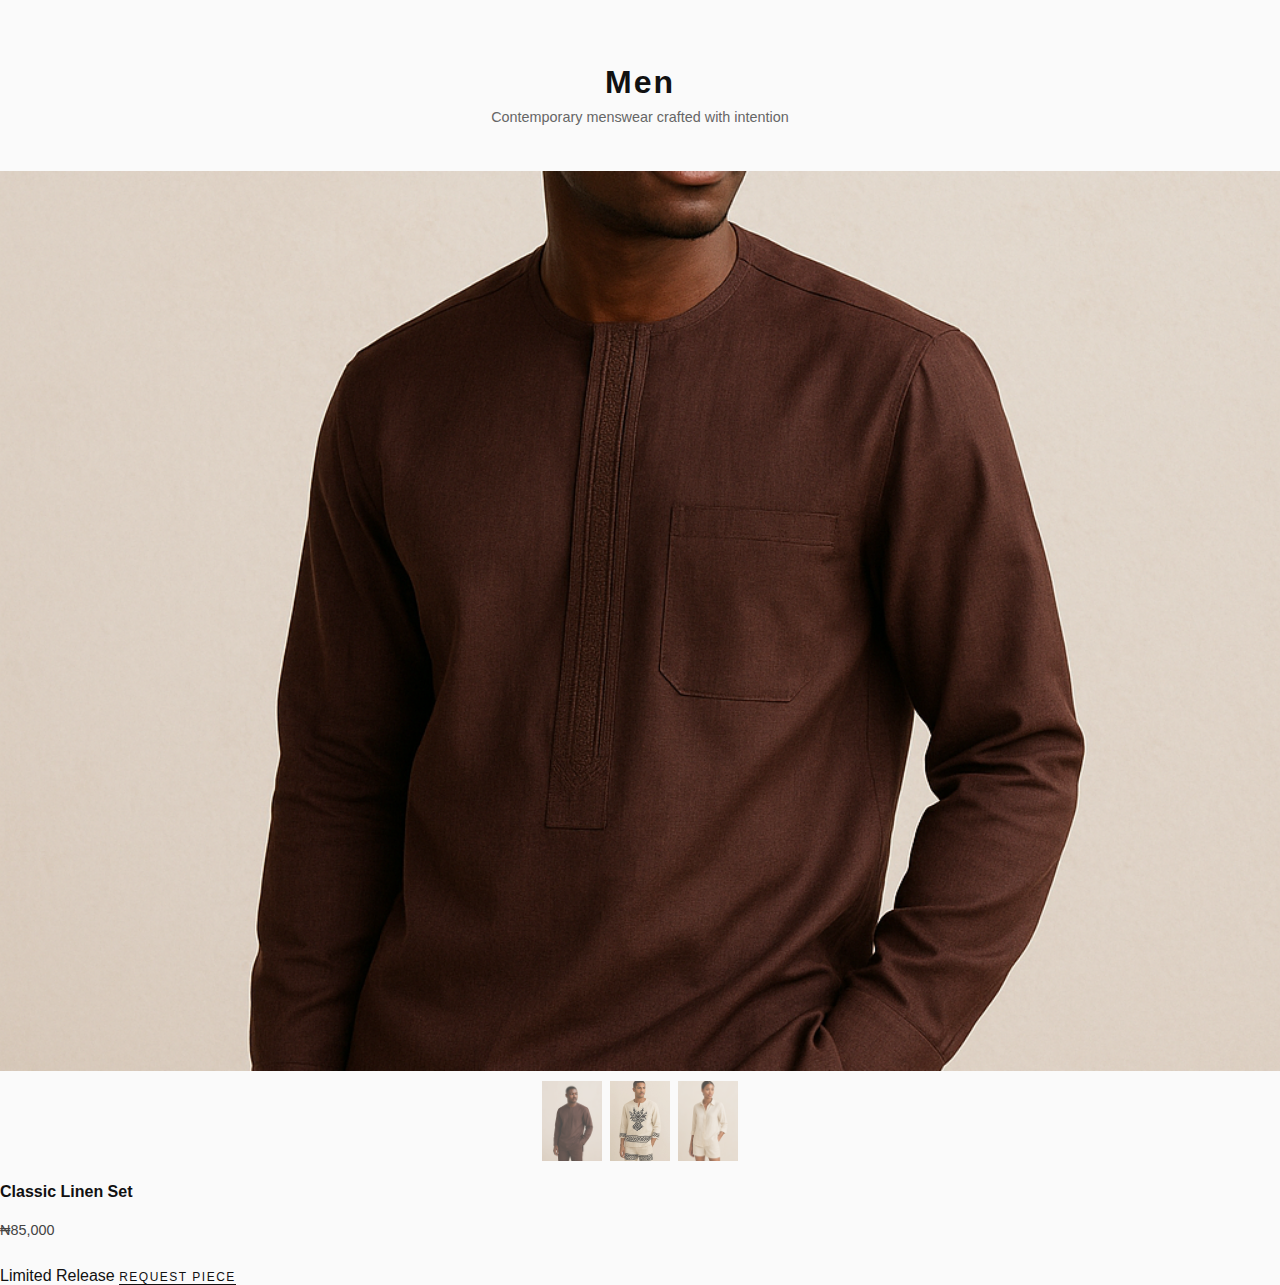
<file: men.html>
<!DOCTYPE html>
<html lang="en">
<head>
  <meta charset="UTF-8">
  <meta name="viewport" content="width=device-width, initial-scale=1">
  <title>Men — BrandName</title>

  <!-- SAME STYLES (NO CHANGES) -->
  <link rel="stylesheet" href="collection.css">
  <link rel="stylesheet" href="modal.css">
  <script src="script.js" defer></script>
</head>

<body>

<header class="collection-header">
  <h1>Men</h1>
  <p>Contemporary menswear crafted with intention</p>
</header>

<section class="lookbook">

  <article class="lookbook-item">
<article class="item">

  <section class="product-grid">

  <article class="item">
    <div class="product-gallery">
      <img src="images/linen-set.png" class="main-image" alt="">
      
      <div class="thumbs">
        <img src="images/linen-set.png">
        <img src="images/nativ-men.png">
        <img src="images/linen-set (1).png">
      </div>
    </div>

    <h4>Classic Linen Set</h4>
    <p class="price">₦85,000</p>
    <span>Limited Release</span>

    <a href="#" class="order open-modal"
       data-product="Classic Linen Set"
       data-price="₦85,000">
      Request Piece
    </a>
  </article>
</section>


<!-- SAME MODAL (REUSED) -->
<div class="modal-overlay" id="enquiryModal">
  <div class="modal">
    <button class="modal-close" id="closeModal">&times;</button>

    <h3>Private Order Request</h3>
    <p class="modal-sub">Complete the form below and our team will contact you.</p>

    <form id="enquiryForm">

        <p class="modal-price">
  Price: <strong id="modalPrice"></strong>
</p><input type="hidden" id="productName">

      <div class="field">
        <label>Name</label>
        <input type="text" id="name" placeholder="Enter your name" required>
      </div>

      <div class="field">
        <label>Email</label>
        <input type="email" id="email" placeholder="Enter your email" required>
      </div>

      <div class="field">
        <label>Preferred Size</label>
        <select id="size">
          <option>S</option>
          <option>M</option>
          <option>L</option>
          <option>XL</option>
        </select>
      </div>

      <div class="field">
        <label>Message</label>
        <textarea id="message" placeholder="Write message"></textarea>
      </div>

      <button class="submit-btn">Send Request via WhatsApp</button>
    </form>
  </div>
</div>

</body>
</html>
</file>
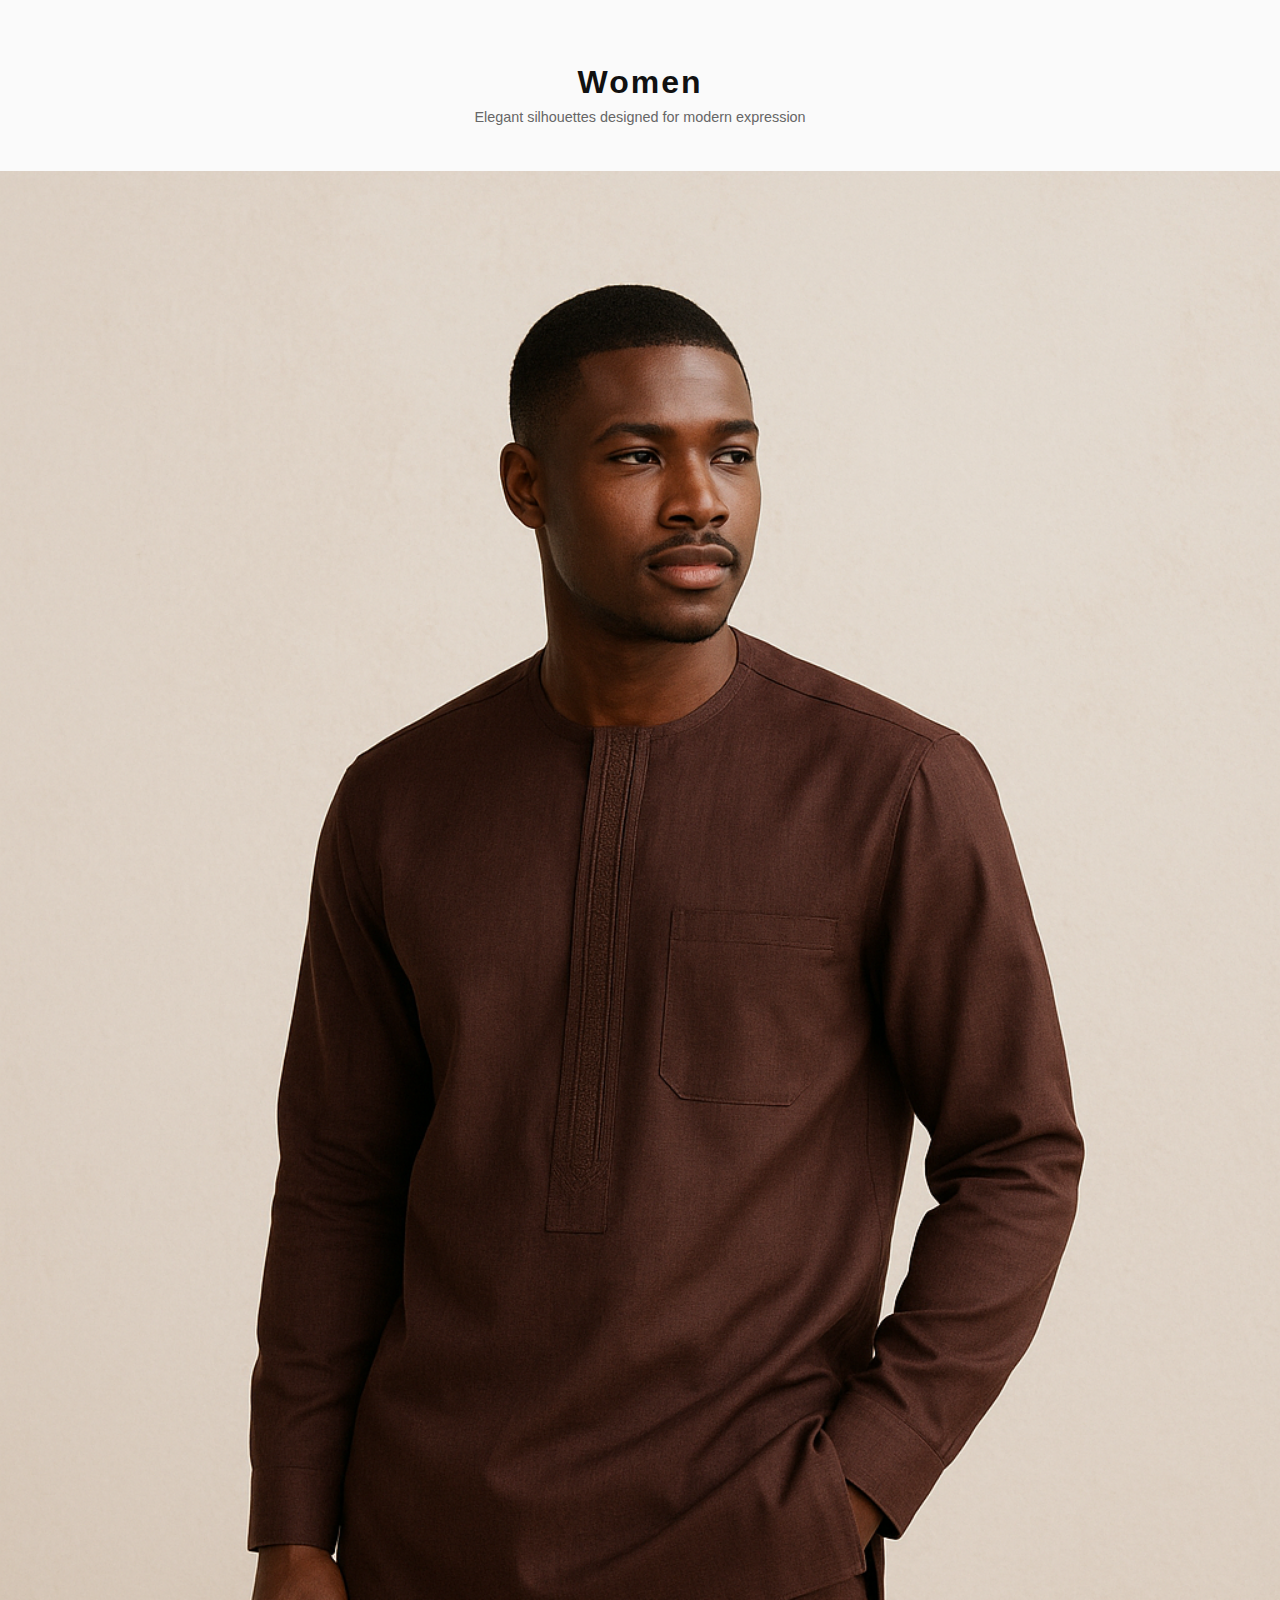
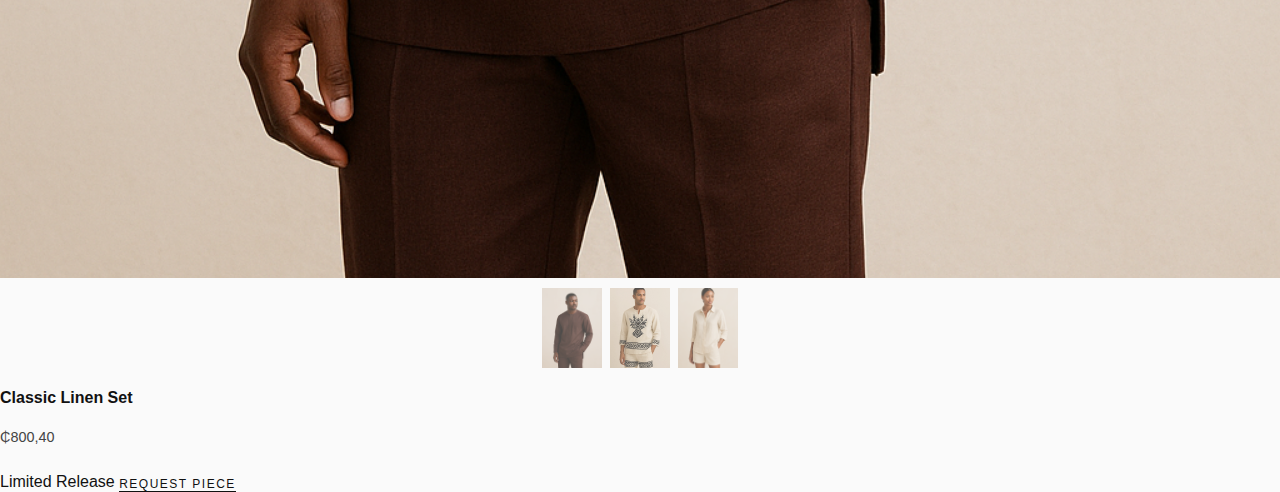
<file: women.html>
<!DOCTYPE html>
<html lang="en">
<head>
  <meta charset="UTF-8">
  <meta name="viewport" content="width=device-width, initial-scale=1">
  <title>Women — BrandName</title>

  <!-- SAME STYLES (NO CHANGES) -->
  <link rel="stylesheet" href="collection.css">
  <link rel="stylesheet" href="modal.css">
  <script src="script.js" defer></script>
</head>

<body>

<header class="collection-header">
  <h1>Women</h1>
  <p>Elegant silhouettes designed for modern expression</p>
</header>

<section class="lookbook">

 <article class="item">
<section class="product-grid">

  <article class="item">
    <div class="product-gallery">
      <img src="images/linen-set.png" class="main-image" alt="">
      
      <div class="thumbs">
        <img src="images/linen-set.png">
        <img src="images/nativ-men.png">
        <img src="images/linen-set (1).png">
      </div>
    </div>

    <h4>Classic Linen Set</h4>
    <p class="price">₵800,40</p>
    <span>Limited Release</span>

    <a href="#" class="order open-modal"
       data-product="Classic Linen Set"
       data-price="₵800,40">
      Request Piece
    </a>
  </article>
</section>

<!-- SAME MODAL (REUSED) -->
<div class="modal-overlay" id="enquiryModal">
  <div class="modal">
    <button class="modal-close" id="closeModal">&times;</button>

    <h3>Private Order Request</h3>
    <p class="modal-sub">Complete the form below and our team will contact you.</p>

    <form id="enquiryForm">

        <p class="modal-price">
  Price: <strong id="modalPrice"></strong>
</p><input type="hidden" id="productName">

      <div class="field">
        <label>Name</label>
        <input type="text" id="name" placeholder="Enter your name" required>
      </div>

      <div class="field">
        <label>Email</label>
        <input type="email" id="email" placeholder="Enter your email" required>
      </div>

      <div class="field">
        <label>Preferred Size</label>
        <select id="size">
          <option>S</option>
          <option>M</option>
          <option>L</option>
          <option>XL</option>
        </select>
      </div>

      <div class="field">
        <label>Message</label>
        <textarea id="message" placeholder="Write message"></textarea>
      </div>

      <button class="submit-btn">Send Request via WhatsApp</button>
    </form>
  </div>
</div>

</body>
</html>
</file>
<file: modal.css>
/* =========================
   Modal Overlay
========================= */
.modal-overlay {
  position: fixed;
  inset: 0;
  background: rgba(0,0,0,0.6);
  display: flex;
  align-items: center;
  justify-content: center;
  z-index: 2000;

  opacity: 0;
  pointer-events: none;
  transition: opacity 0.35s ease;
}

.modal-overlay.active {
  opacity: 1;
  pointer-events: auto;
}

/* =========================
   Modal Box
========================= */
.modal {
  background: #f6f4f1;
  padding: 3rem;
  width: 90%;
  max-width: 420px;
  position: relative;

  transform: translateY(20px) scale(0.98);
  opacity: 0;
  transition:
    transform 0.4s ease,
    opacity 0.4s ease;
}

.modal-overlay.active .modal {
  transform: translateY(0) scale(1);
  opacity: 1;
}

/* =========================
   Form
========================= */
.field {
  margin-bottom: 1.2rem;
}

.field label {
  font-size: 0.7rem;
  letter-spacing: 1px;
  text-transform: uppercase;
  display: block;
  margin-bottom: 0.4rem;
}

.field input,
.field textarea,
.field select {
  width: 100%;
  padding: 0.6rem;
  border: 1px solid #ccc;
  background: transparent;
  font-size: 0.85rem;
}

textarea {
  resize: vertical;
  min-height: 80px;
}

.submit-btn {
  width: 100%;
  padding: 0.9rem;
  border: 1px solid #111;
  background: #111;
  color: #fff;
  font-size: 0.75rem;
  letter-spacing: 2px;
  text-transform: uppercase;
  cursor: pointer;
}

.modal-price {
  margin: 0.8rem 0 1.4rem;
  font-size: 0.85rem;
  color: #444;
  letter-spacing: 0.5px;
}
</file>
<file: collection.css>
/* =========================
   Minimal Reset
========================= */
*,
*::before,
*::after {
  box-sizing: border-box;
}

html,
body {
  margin: 0;
  padding: 0;
}

/* =========================
   Base
========================= */
body {
  font-family: 'Helvetica Neue', Arial, sans-serif;
  background: #fafafa;
  color: #111;
}

/* =========================
   Header
========================= */
.collection-header {
  text-align: center;
  padding: 4rem 1rem 2rem;
}

.collection-header h1 {
  font-size: 2rem;
  letter-spacing: 2px;
  margin: 0;
}

.collection-header p {
  font-size: 0.9rem;
  color: #666;
  margin-top: 0.5rem;
}

/* =========================
   Lookbook Layout (LUXURY – DO NOT TOUCH)
========================= */
.lookbook {
  display: grid;
  grid-template-columns: 1fr;
}

.lookbook-item {
  position: relative;
  overflow: hidden;
}

/* =========================
   Lookbook Images (FULL SCREEN)
========================= */
.lookbook-item img {
  width: 100%;
  height: 100vh;
  object-fit: cover;
  display: block;
  transition: transform 1.2s ease;
}

/* =========================
   Overlay (Luxury Effect)
========================= */
.lookbook-item::after {
  content: "";
  position: absolute;
  inset: 0;
  background: rgba(0, 0, 0, 0.15);
  opacity: 0;
  transition: opacity 0.6s ease;
  pointer-events: none;
}

.lookbook-item:hover img {
  transform: scale(1.04);
}

.lookbook-item:hover::after {
  opacity: 1;
}

/* =========================
   Text Overlay
========================= */
.lookbook-info {
  position: absolute;
  bottom: 40px;
  left: 30px;
  color: #fff;
  z-index: 2;
  transition: transform 0.6s ease;
}

.lookbook-item:hover .lookbook-info {
  transform: translateY(-4px);
}

.lookbook-info h3 {
  margin: 0;
  font-size: 1.2rem;
  font-weight: 400;
}

.lookbook-info span {
  display: block;
  font-size: 0.8rem;
  opacity: 0.85;
  margin-top: 0.3rem;
}

/* =========================
   PRODUCT CARD (SEPARATE – SAFE)
========================= */
.product-card {
  padding: 3rem 1.2rem;
  max-width: 520px;
  margin: 0 auto;
  text-align: center;
}

.product-card h4 {
  margin: 1.2rem 0 0.3rem;
  font-size: 1rem;
  font-weight: 400;
}

.price {
  font-size: 0.9rem;
  color: #444;
  margin-bottom: 0.8rem;
}

/* =========================
   Product Gallery
========================= */
.product-gallery {
  width: 100%;
}

.product-gallery .main-image {
  width: 100%;
  aspect-ratio: 3 / 4;
  object-fit: cover;
  display: block;
}

/* Thumbnails */
.thumbs {
  display: flex;
  gap: 8px;
  margin-top: 10px;
  justify-content: center;
}

.thumbs img {
  width: 60px;
  height: 80px;
  object-fit: cover;
  cursor: pointer;
  opacity: 0.7;
  transition: opacity 0.3s ease;
}

.thumbs img:hover {
  opacity: 1;
}

/* =========================
   Order Button
========================= */
.order {
  display: inline-block;
  margin-top: 1.2rem;
  font-size: 0.75rem;
  letter-spacing: 1.5px;
  text-transform: uppercase;
  text-decoration: none;
  color: #111;
  border-bottom: 1px solid #111;
}

/* =========================
   Mobile Refinement (IMPORTANT)
========================= */
@media (max-width: 768px) {

  .lookbook-item img {
    height: 85vh; /* NOT too zoomed */
  }

  .lookbook-info {
    bottom: 24px;
    left: 20px;
  }

  .product-card {
    padding: 2.2rem 1rem;
  }

  .thumbs img {
    width: 52px;
    height: 70px;
  }
}
</file>
